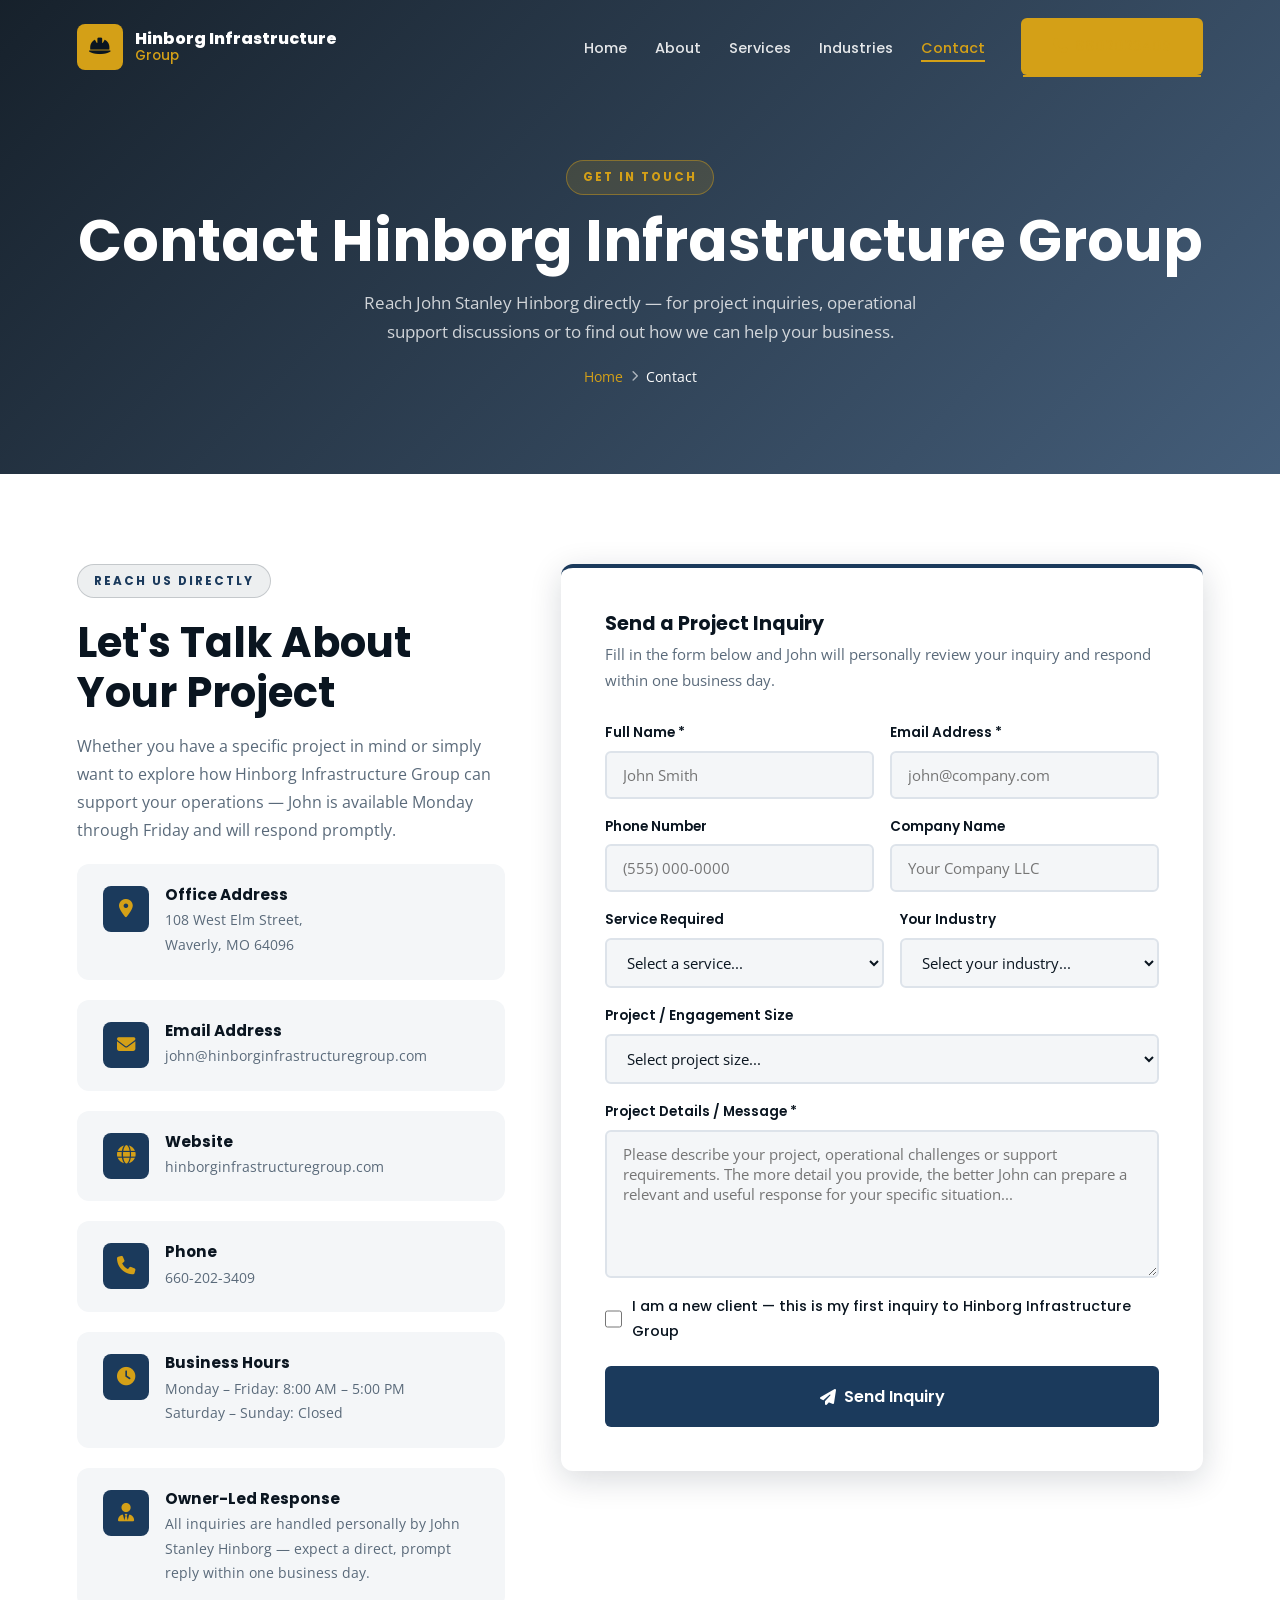
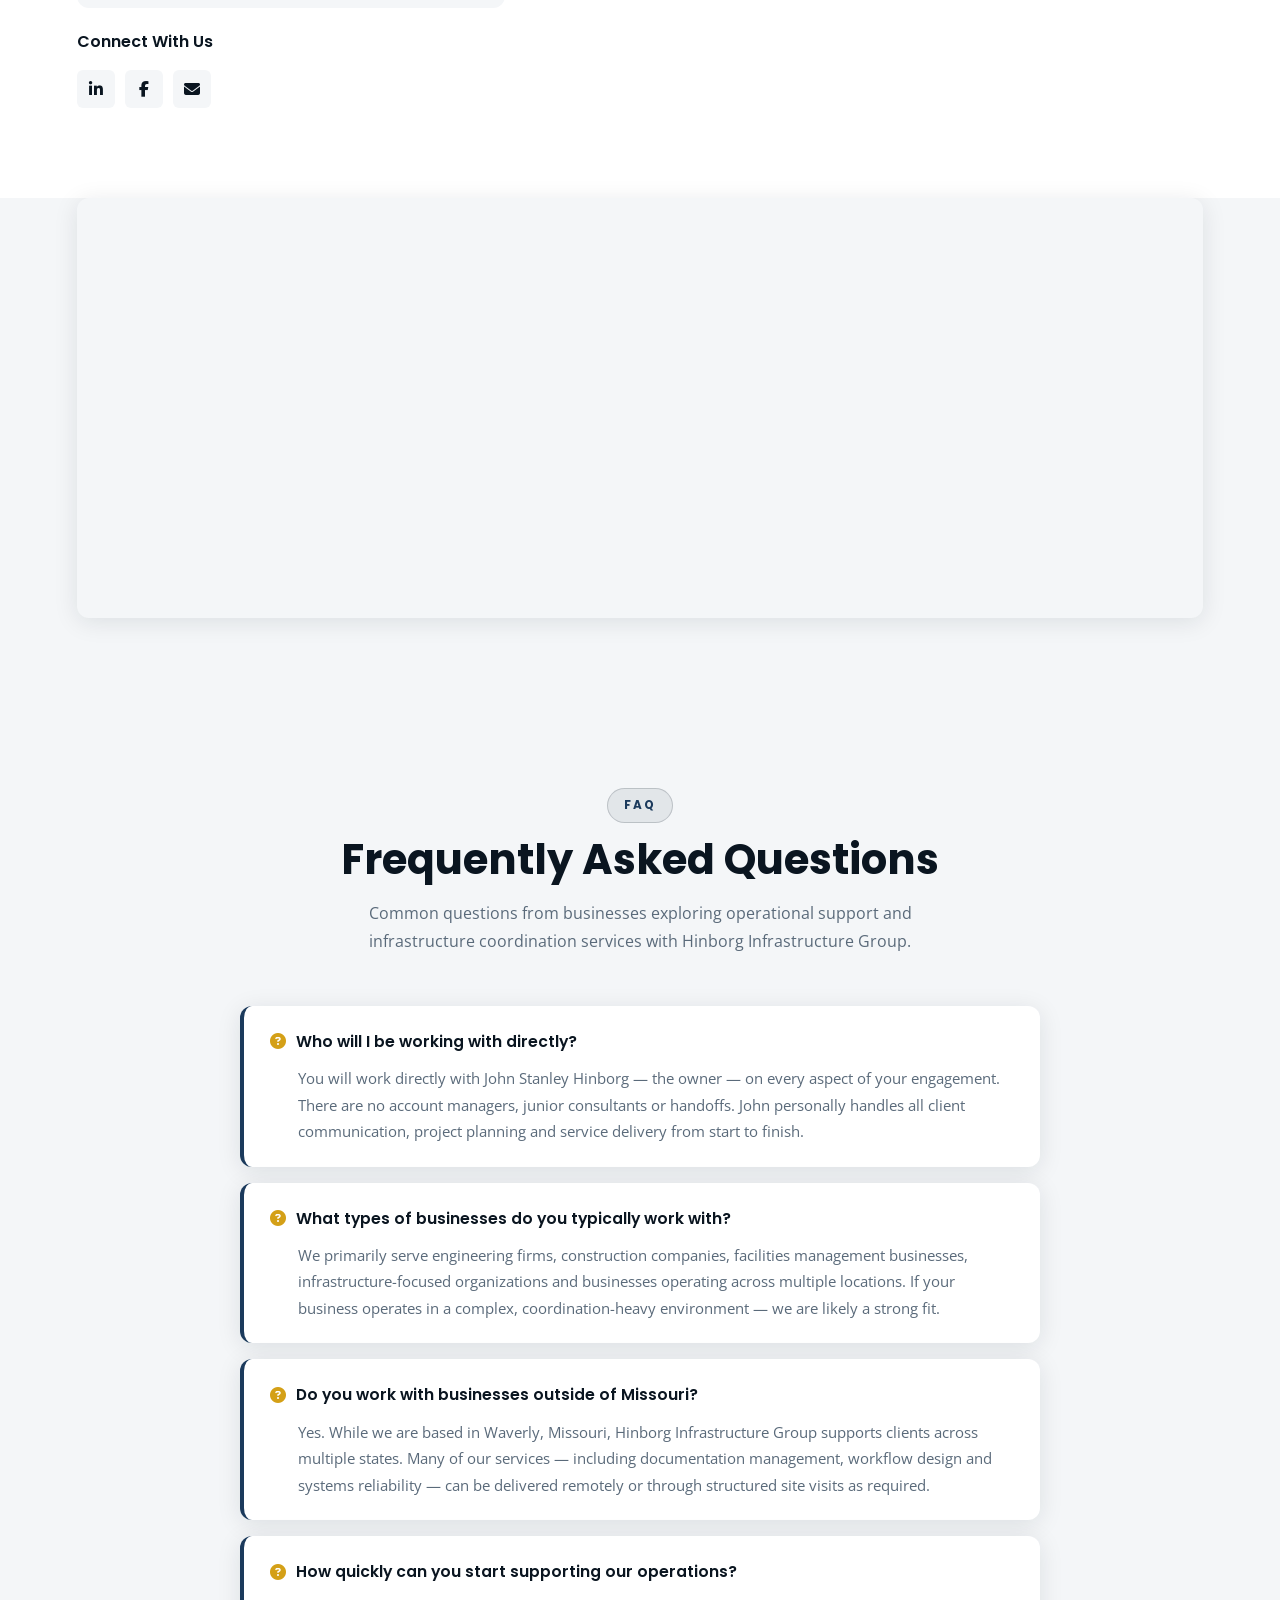
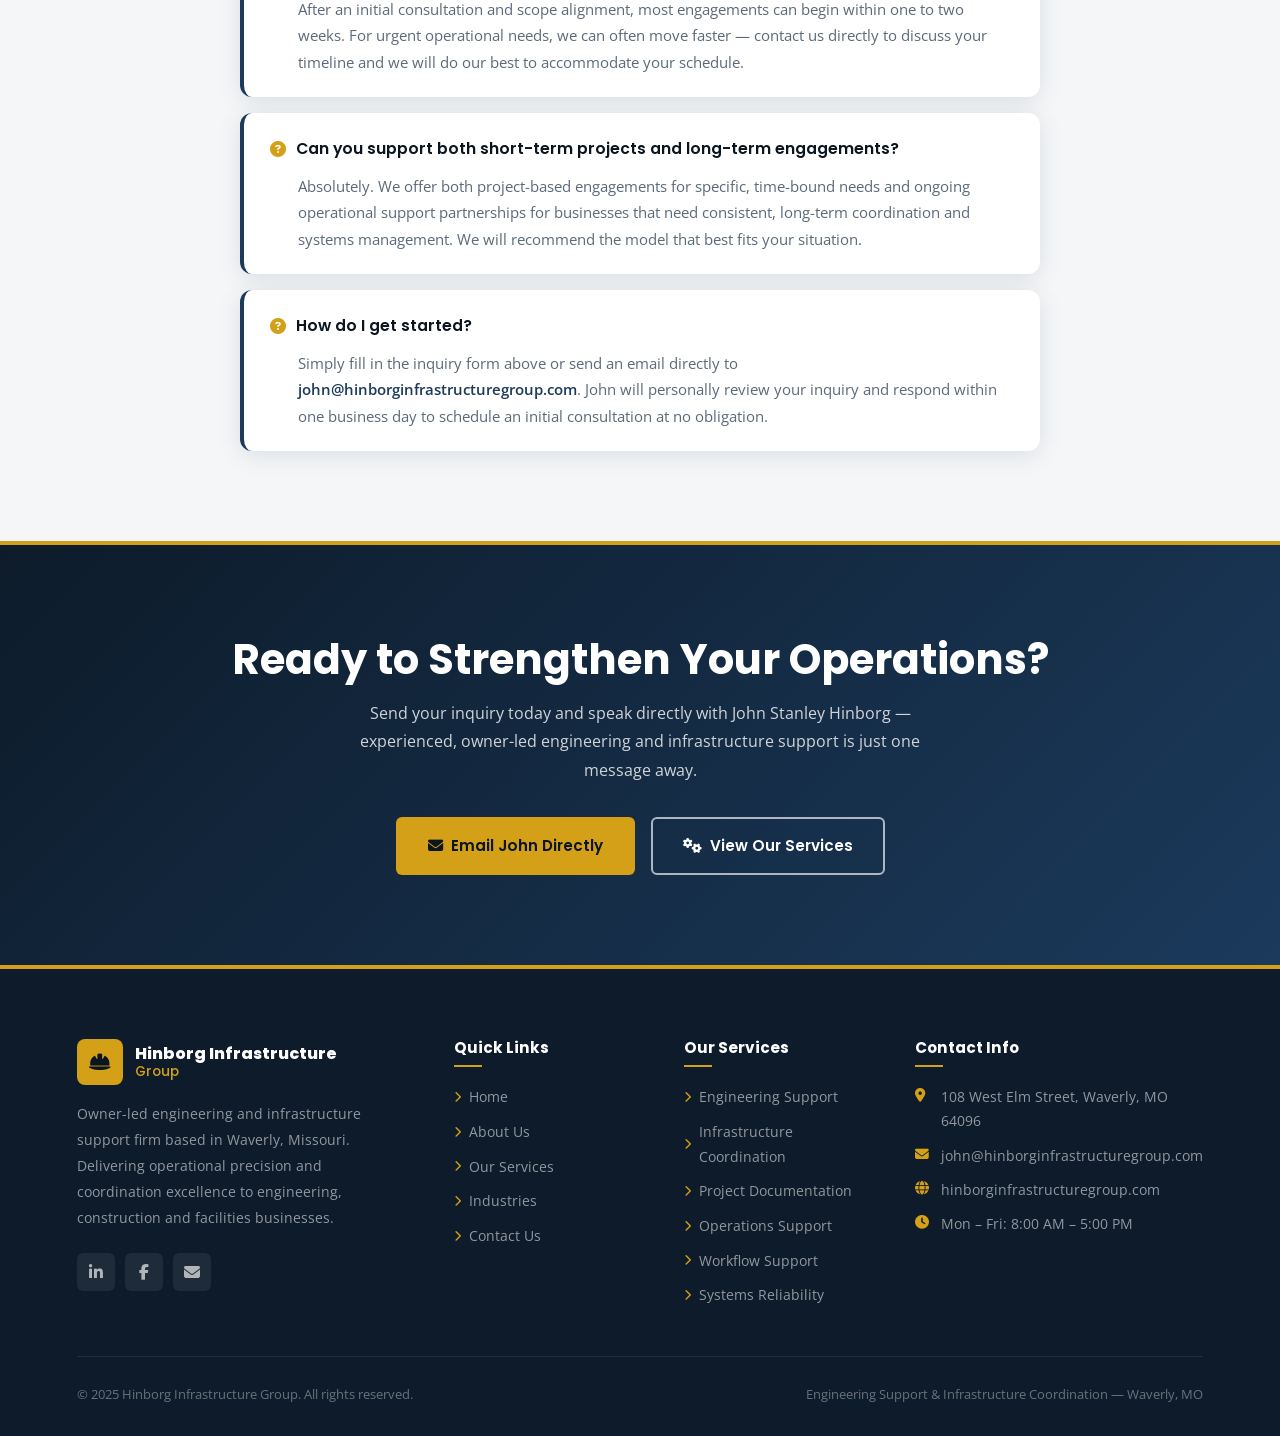
<file: contact.html>
<!doctype html>
<html lang="en">
  <head>
    <meta charset="UTF-8" />
    <meta name="viewport" content="width=device-width, initial-scale=1.0" />
    <meta
      name="description"
      content="Contact Hinborg Infrastructure Group – Reach John Stanley Hinborg for engineering support, infrastructure coordination and operations management in Waverly, Missouri."
    />
    <title>Contact Us | Hinborg Infrastructure Group</title>
    <link rel="icon" href="assets/images/favicon.ico" type="image/x-icon" />
    <link rel="preconnect" href="https://fonts.googleapis.com" />
    <link rel="preconnect" href="https://fonts.gstatic.com" crossorigin />
    <link
      href="https://fonts.googleapis.com/css2?family=Poppins:wght@400;500;600;700;800&family=Open+Sans:wght@400;500;600&display=swap"
      rel="stylesheet"
    />
    <link
      rel="stylesheet"
      href="https://cdnjs.cloudflare.com/ajax/libs/font-awesome/6.5.0/css/all.min.css"
    />
    <link rel="stylesheet" href="assets/css/style.css" />
  </head>
  <body>
    <!-- NAVBAR -->
    <nav class="navbar">
      <a href="index.html" class="nav-logo">
        <div class="logo-icon"><i class="fas fa-hard-hat"></i></div>
        <div class="logo-text">Hinborg Infrastructure <span>Group</span></div>
      </a>
      <ul class="nav-links">
        <li><a href="index.html">Home</a></li>
        <li><a href="about.html">About</a></li>
        <li><a href="services.html">Services</a></li>
        <li><a href="industries.html">Industries</a></li>
        <li><a href="contact.html" class="active">Contact</a></li>
        <li class="nav-cta">
          <a href="contact.html" class="btn btn-gold">
            <i class="fas fa-phone"></i>6602023409
          </a>
        </li>
      </ul>
      <div
        class="hamburger"
        aria-label="Toggle Menu"
        role="button"
        tabindex="0"
      >
        <span></span><span></span><span></span>
      </div>
    </nav>

    <!-- PAGE HERO -->
    <div class="page-hero contact-hero-bg">
      <div class="page-hero-content">
        <span class="section-tag">Get In Touch</span>
        <h1>Contact Hinborg Infrastructure Group</h1>
        <p>
          Reach John Stanley Hinborg directly — for project inquiries,
          operational support discussions or to find out how we can help your
          business.
        </p>
        <div class="breadcrumb">
          <a href="index.html">Home</a>
          <i class="fas fa-chevron-right" style="font-size: 0.7rem"></i>
          <span>Contact</span>
        </div>
      </div>
    </div>

    <!-- CONTACT SECTION -->
    <section class="contact-section">
      <div class="contact-grid">
        <!-- Left: Contact Info -->
        <div class="contact-info">
          <div>
            <span class="section-tag">Reach Us Directly</span>
            <h2 class="section-title" style="margin-top: 8px">
              Let's Talk About Your Project
            </h2>
            <p>
              Whether you have a specific project in mind or simply want to
              explore how Hinborg Infrastructure Group can support your
              operations — John is available Monday through Friday and will
              respond promptly.
            </p>
          </div>

          <div class="ci-card reveal">
            <div class="ci-icon"><i class="fas fa-map-marker-alt"></i></div>
            <div class="ci-text">
              <h4>Office Address</h4>
              <p>108 West Elm Street,<br />Waverly, MO 64096</p>
            </div>
          </div>

          <div class="ci-card reveal">
            <div class="ci-icon"><i class="fas fa-envelope"></i></div>
            <div class="ci-text">
              <h4>Email Address</h4>
              <p>
                <a
                  href="mailto:john@hinborginfrastructuregroup.com"
                  style="color: var(--gray)"
                  >john@hinborginfrastructuregroup.com</a
                >
              </p>
            </div>
          </div>

          <div class="ci-card reveal">
            <div class="ci-icon"><i class="fas fa-globe"></i></div>
            <div class="ci-text">
              <h4>Website</h4>
              <p>hinborginfrastructuregroup.com</p>
            </div>
          </div>
          <div class="ci-card reveal">
            <div class="ci-icon"><i class="fas fa-phone"></i></div>
            <div class="ci-text">
              <h4>Phone</h4>
              <p>660-202-3409</p>
            </div>
          </div>

          <div class="ci-card reveal">
            <div class="ci-icon"><i class="fas fa-clock"></i></div>
            <div class="ci-text">
              <h4>Business Hours</h4>
              <p>
                Monday – Friday: 8:00 AM – 5:00 PM<br />Saturday – Sunday:
                Closed
              </p>
            </div>
          </div>

          <div class="ci-card reveal">
            <div class="ci-icon"><i class="fas fa-user-tie"></i></div>
            <div class="ci-text">
              <h4>Owner-Led Response</h4>
              <p>
                All inquiries are handled personally by John Stanley Hinborg —
                expect a direct, prompt reply within one business day.
              </p>
            </div>
          </div>

          <div>
            <p
              style="
                font-family: var(--font-head);
                font-weight: 600;
                color: var(--dark);
                margin-bottom: 14px;
              "
            >
              Connect With Us
            </p>
            <div class="social-links">
              <a
                href="#"
                aria-label="LinkedIn"
                style="background: var(--light-gray); color: var(--dark)"
                ><i class="fab fa-linkedin-in"></i
              ></a>
              <a
                href="#"
                aria-label="Facebook"
                style="background: var(--light-gray); color: var(--dark)"
                ><i class="fab fa-facebook-f"></i
              ></a>
              <a
                href="mailto:john@hinborginfrastructuregroup.com"
                aria-label="Email"
                style="background: var(--light-gray); color: var(--dark)"
                ><i class="fas fa-envelope"></i
              ></a>
            </div>
          </div>
        </div>

        <!-- Right: Inquiry Form -->
        <div class="contact-form-wrap reveal">
          <h3>Send a Project Inquiry</h3>
          <p>
            Fill in the form below and John will personally review your inquiry
            and respond within one business day.
          </p>

          <form
            action="https://formsubmit.co/john@hinborginfrastructuregroup.com"
            method="POST"
          >
            <!-- FormSubmit.co Configuration -->
            <input
              type="hidden"
              name="_subject"
              value="New Project Inquiry – Hinborg Infrastructure Group"
            />
            <input type="hidden" name="_captcha" value="false" />
            <input type="hidden" name="_template" value="table" />
            <input
              type="hidden"
              name="_autoresponse"
              value="Thank you for contacting Hinborg Infrastructure Group. John has received your inquiry and will personally respond within one business day."
            />
            <input
              type="hidden"
              name="_next"
              value="https://hinborginfrastructuregroup.com/thankyou.html"
            />
            <input
              type="text"
              name="_honey"
              style="display: none"
              tabindex="-1"
              autocomplete="off"
            />

            <div class="form-row">
              <div class="form-group">
                <label for="name">Full Name *</label>
                <input
                  type="text"
                  id="name"
                  name="name"
                  placeholder="John Smith"
                  required
                />
              </div>
              <div class="form-group">
                <label for="email">Email Address *</label>
                <input
                  type="email"
                  id="email"
                  name="email"
                  placeholder="john@company.com"
                  required
                />
              </div>
            </div>

            <div class="form-row">
              <div class="form-group">
                <label for="phone">Phone Number</label>
                <input
                  type="tel"
                  id="phone"
                  name="phone"
                  placeholder="(555) 000-0000"
                />
              </div>
              <div class="form-group">
                <label for="company">Company Name</label>
                <input
                  type="text"
                  id="company"
                  name="company"
                  placeholder="Your Company LLC"
                />
              </div>
            </div>

            <div class="form-row">
              <div class="form-group">
                <label for="service">Service Required</label>
                <select id="service" name="service">
                  <option value="" disabled selected>
                    Select a service...
                  </option>
                  <option value="Engineering Support">
                    Engineering Support
                  </option>
                  <option value="Infrastructure Coordination">
                    Infrastructure Coordination
                  </option>
                  <option value="Project Documentation">
                    Project Documentation
                  </option>
                  <option value="Operations Support">Operations Support</option>
                  <option value="Field & Office Workflow Support">
                    Field & Office Workflow Support
                  </option>
                  <option value="Business Systems Reliability">
                    Business Systems Reliability
                  </option>
                  <option value="Multiple Services">Multiple Services</option>
                  <option value="Not Sure / General Inquiry">
                    Not Sure / General Inquiry
                  </option>
                </select>
              </div>
              <div class="form-group">
                <label for="industry">Your Industry</label>
                <select id="industry" name="industry">
                  <option value="" disabled selected>
                    Select your industry...
                  </option>
                  <option value="Engineering">Engineering</option>
                  <option value="Construction Operations">
                    Construction Operations
                  </option>
                  <option value="Facilities & Logistics">
                    Facilities & Logistics
                  </option>
                  <option value="Infrastructure">Infrastructure</option>
                  <option value="Multi-Location Operations">
                    Multi-Location Operations
                  </option>
                  <option value="Other">Other</option>
                </select>
              </div>
            </div>

            <div class="form-group">
              <label for="project_size">Project / Engagement Size</label>
              <select id="project_size" name="project_size">
                <option value="" disabled selected>
                  Select project size...
                </option>
                <option value="Small – Single project or short-term support">
                  Small – Single project or short-term support
                </option>
                <option value="Medium – Multi-phase or ongoing support">
                  Medium – Multi-phase or ongoing support
                </option>
                <option value="Large – Long-term operational partnership">
                  Large – Long-term operational partnership
                </option>
                <option value="Not sure yet">Not sure yet</option>
              </select>
            </div>

            <div class="form-group">
              <label for="message">Project Details / Message *</label>
              <textarea
                id="message"
                name="message"
                rows="6"
                placeholder="Please describe your project, operational challenges or support requirements. The more detail you provide, the better John can prepare a relevant and useful response for your specific situation..."
                required
              ></textarea>
            </div>

            <div
              class="form-group"
              style="flex-direction: row; align-items: center; gap: 10px"
            >
              <input
                type="checkbox"
                id="new_client"
                name="new_client"
                value="Yes"
                style="
                  width: 18px;
                  height: 18px;
                  accent-color: var(--navy-mid);
                  cursor: pointer;
                  border: none;
                  padding: 0;
                "
              />
              <label
                for="new_client"
                style="
                  font-size: 0.9rem;
                  font-weight: 500;
                  cursor: pointer;
                  margin: 0;
                "
                >I am a new client — this is my first inquiry to Hinborg
                Infrastructure Group</label
              >
            </div>

            <button
              type="submit"
              class="btn btn-navy"
              style="
                width: 100%;
                justify-content: center;
                font-size: 1rem;
                padding: 16px;
                margin-top: 6px;
              "
            >
              <i class="fas fa-paper-plane"></i> Send Inquiry
            </button>
          </form>
        </div>
      </div>
    </section>

    <!-- GOOGLE MAP -->
    <section class="map-section">
      <div class="map-wrap reveal">
        <iframe
          src="https://www.google.com/maps/embed?pb=!1m18!1m12!1m3!1d3!2d-93.5183!3d39.2106!2m3!1f0!2f0!3f0!3m2!1i1024!2i768!4f13.1!3m3!1m2!1s0x87c3e1234abcd%3A0xabcd1234567890!2s108%20W%20Elm%20St%2C%20Waverly%2C%20MO%2064096!5e0!3m2!1sen!2sus!4v1234567890"
          allowfullscreen=""
          loading="lazy"
          referrerpolicy="no-referrer-when-downgrade"
          title="Hinborg Infrastructure Group – 108 West Elm Street, Waverly MO 64096"
        >
        </iframe>
      </div>
    </section>

    <!-- FAQ -->
    <section style="background: var(--light-gray); padding: 90px 6%">
      <div class="text-center">
        <span class="section-tag reveal">FAQ</span>
        <h2 class="section-title reveal">Frequently Asked Questions</h2>
        <p class="section-sub reveal">
          Common questions from businesses exploring operational support and
          infrastructure coordination services with Hinborg Infrastructure
          Group.
        </p>
      </div>
      <div
        style="
          max-width: 800px;
          margin: 0 auto;
          display: flex;
          flex-direction: column;
          gap: 16px;
        "
      >
        <div class="faq-item reveal">
          <div class="faq-q">
            <i class="fas fa-question-circle"></i> Who will I be working with
            directly?
          </div>
          <div class="faq-a">
            You will work directly with John Stanley Hinborg — the owner — on
            every aspect of your engagement. There are no account managers,
            junior consultants or handoffs. John personally handles all client
            communication, project planning and service delivery from start to
            finish.
          </div>
        </div>

        <div class="faq-item reveal">
          <div class="faq-q">
            <i class="fas fa-question-circle"></i> What types of businesses do
            you typically work with?
          </div>
          <div class="faq-a">
            We primarily serve engineering firms, construction companies,
            facilities management businesses, infrastructure-focused
            organizations and businesses operating across multiple locations. If
            your business operates in a complex, coordination-heavy environment
            — we are likely a strong fit.
          </div>
        </div>

        <div class="faq-item reveal">
          <div class="faq-q">
            <i class="fas fa-question-circle"></i> Do you work with businesses
            outside of Missouri?
          </div>
          <div class="faq-a">
            Yes. While we are based in Waverly, Missouri, Hinborg Infrastructure
            Group supports clients across multiple states. Many of our services
            — including documentation management, workflow design and systems
            reliability — can be delivered remotely or through structured site
            visits as required.
          </div>
        </div>

        <div class="faq-item reveal">
          <div class="faq-q">
            <i class="fas fa-question-circle"></i> How quickly can you start
            supporting our operations?
          </div>
          <div class="faq-a">
            After an initial consultation and scope alignment, most engagements
            can begin within one to two weeks. For urgent operational needs, we
            can often move faster — contact us directly to discuss your timeline
            and we will do our best to accommodate your schedule.
          </div>
        </div>

        <div class="faq-item reveal">
          <div class="faq-q">
            <i class="fas fa-question-circle"></i> Can you support both
            short-term projects and long-term engagements?
          </div>
          <div class="faq-a">
            Absolutely. We offer both project-based engagements for specific,
            time-bound needs and ongoing operational support partnerships for
            businesses that need consistent, long-term coordination and systems
            management. We will recommend the model that best fits your
            situation.
          </div>
        </div>

        <div class="faq-item reveal">
          <div class="faq-q">
            <i class="fas fa-question-circle"></i> How do I get started?
          </div>
          <div class="faq-a">
            Simply fill in the inquiry form above or send an email directly to
            <a
              href="mailto:john@hinborginfrastructuregroup.com"
              style="color: var(--navy-mid); font-weight: 600"
              >john@hinborginfrastructuregroup.com</a
            >. John will personally review your inquiry and respond within one
            business day to schedule an initial consultation at no obligation.
          </div>
        </div>
      </div>
    </section>

    <!-- CTA BANNER -->
    <section class="cta-banner">
      <h2 class="reveal">Ready to Strengthen Your Operations?</h2>
      <p class="reveal">
        Send your inquiry today and speak directly with John Stanley Hinborg —
        experienced, owner-led engineering and infrastructure support is just
        one message away.
      </p>
      <div class="cta-btns reveal">
        <a
          href="mailto:john@hinborginfrastructuregroup.com"
          class="btn btn-gold"
          ><i class="fas fa-envelope"></i> Email John Directly</a
        >
        <a href="services.html" class="btn btn-outline"
          ><i class="fas fa-cogs"></i> View Our Services</a
        >
      </div>
    </section>

    <!-- FOOTER -->
    <footer>
      <div class="footer-grid">
        <div class="footer-brand">
          <div class="nav-logo" style="margin-bottom: 0">
            <div class="logo-icon"><i class="fas fa-hard-hat"></i></div>
            <div class="logo-text">
              Hinborg Infrastructure <span>Group</span>
            </div>
          </div>
          <p>
            Owner-led engineering and infrastructure support firm based in
            Waverly, Missouri. Delivering operational precision and coordination
            excellence to engineering, construction and facilities businesses.
          </p>
          <div class="social-links">
            <a href="#" aria-label="LinkedIn"
              ><i class="fab fa-linkedin-in"></i
            ></a>
            <a href="#" aria-label="Facebook"
              ><i class="fab fa-facebook-f"></i
            ></a>
            <a
              href="mailto:john@hinborginfrastructuregroup.com"
              aria-label="Email"
              ><i class="fas fa-envelope"></i
            ></a>
          </div>
        </div>
        <div class="footer-col">
          <h4>Quick Links</h4>
          <ul>
            <li>
              <a href="index.html"><i class="fas fa-chevron-right"></i> Home</a>
            </li>
            <li>
              <a href="about.html"
                ><i class="fas fa-chevron-right"></i> About Us</a
              >
            </li>
            <li>
              <a href="services.html"
                ><i class="fas fa-chevron-right"></i> Our Services</a
              >
            </li>
            <li>
              <a href="industries.html"
                ><i class="fas fa-chevron-right"></i> Industries</a
              >
            </li>
            <li>
              <a href="contact.html"
                ><i class="fas fa-chevron-right"></i> Contact Us</a
              >
            </li>
          </ul>
        </div>
        <div class="footer-col">
          <h4>Our Services</h4>
          <ul>
            <li>
              <a href="services.html"
                ><i class="fas fa-chevron-right"></i> Engineering Support</a
              >
            </li>
            <li>
              <a href="services.html"
                ><i class="fas fa-chevron-right"></i> Infrastructure
                Coordination</a
              >
            </li>
            <li>
              <a href="services.html"
                ><i class="fas fa-chevron-right"></i> Project Documentation</a
              >
            </li>
            <li>
              <a href="services.html"
                ><i class="fas fa-chevron-right"></i> Operations Support</a
              >
            </li>
            <li>
              <a href="services.html"
                ><i class="fas fa-chevron-right"></i> Workflow Support</a
              >
            </li>
            <li>
              <a href="services.html"
                ><i class="fas fa-chevron-right"></i> Systems Reliability</a
              >
            </li>
          </ul>
        </div>
        <div class="footer-col">
          <h4>Contact Info</h4>
          <ul class="footer-contact-list">
            <li>
              <i class="fas fa-map-marker-alt"></i> 108 West Elm Street,
              Waverly, MO 64096
            </li>
            <li>
              <i class="fas fa-envelope"></i
              ><a
                href="mailto:john@hinborginfrastructuregroup.com"
                style="color: rgba(255, 255, 255, 0.55)"
              >
                john@hinborginfrastructuregroup.com</a
              >
            </li>
            <li><i class="fas fa-globe"></i> hinborginfrastructuregroup.com</li>
            <li><i class="fas fa-clock"></i> Mon – Fri: 8:00 AM – 5:00 PM</li>
          </ul>
        </div>
      </div>
      <div class="footer-bottom">
        <p>© 2025 Hinborg Infrastructure Group. All rights reserved.</p>
        <p>Engineering Support & Infrastructure Coordination — Waverly, MO</p>
      </div>
    </footer>

    <button id="backToTop" aria-label="Back to top">
      <i class="fas fa-chevron-up"></i>
    </button>
    <script src="assets/js/main.js"></script>

    <!-- FAQ STYLES -->
    <style>
      .faq-item {
        background: var(--white);
        border-radius: var(--radius);
        padding: 22px 26px;
        box-shadow: var(--shadow);
        border-left: 4px solid var(--navy-mid);
      }
      .faq-q {
        font-family: var(--font-head);
        font-weight: 600;
        font-size: 0.98rem;
        color: var(--dark);
        margin-bottom: 10px;
        display: flex;
        align-items: center;
        gap: 10px;
      }
      .faq-q i {
        color: var(--gold);
        font-size: 1rem;
      }
      .faq-a {
        font-size: 0.92rem;
        color: var(--gray);
        line-height: 1.8;
        padding-left: 28px;
      }
    </style>
  </body>
</html>
</file>
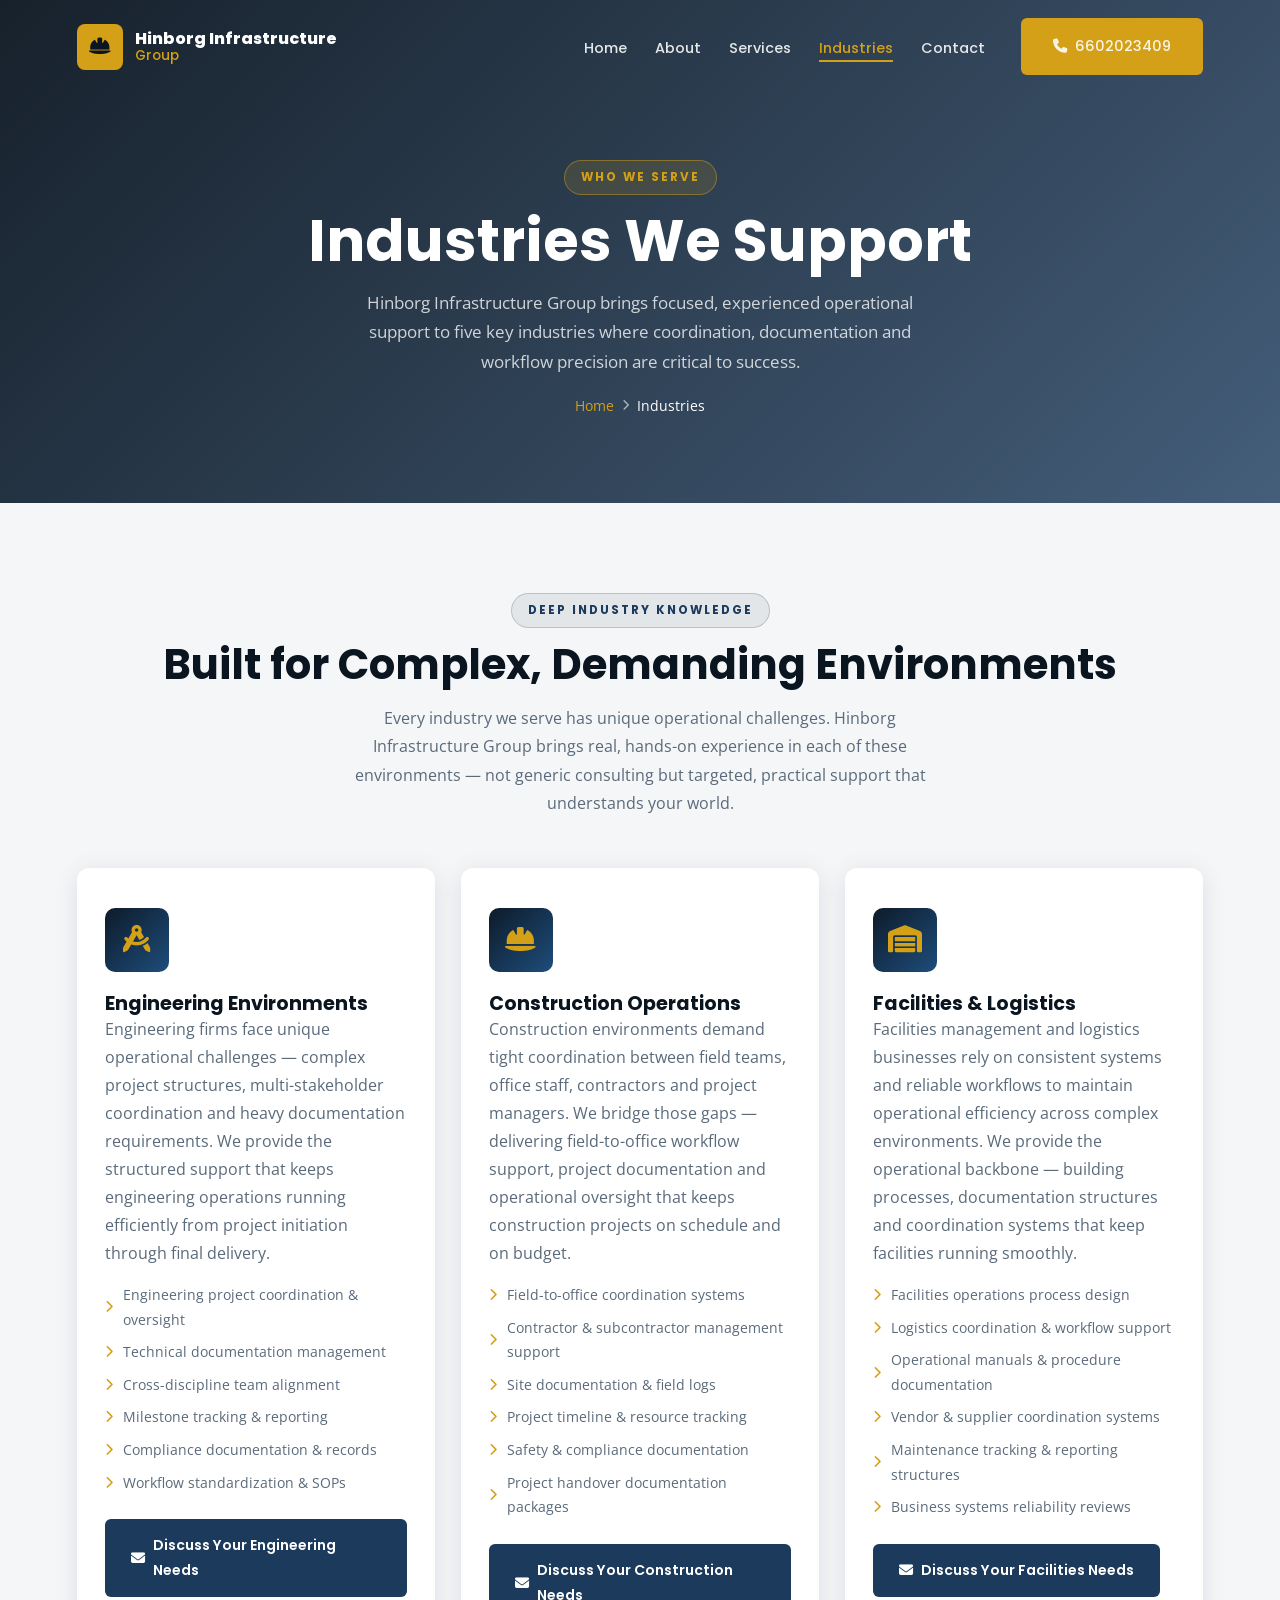
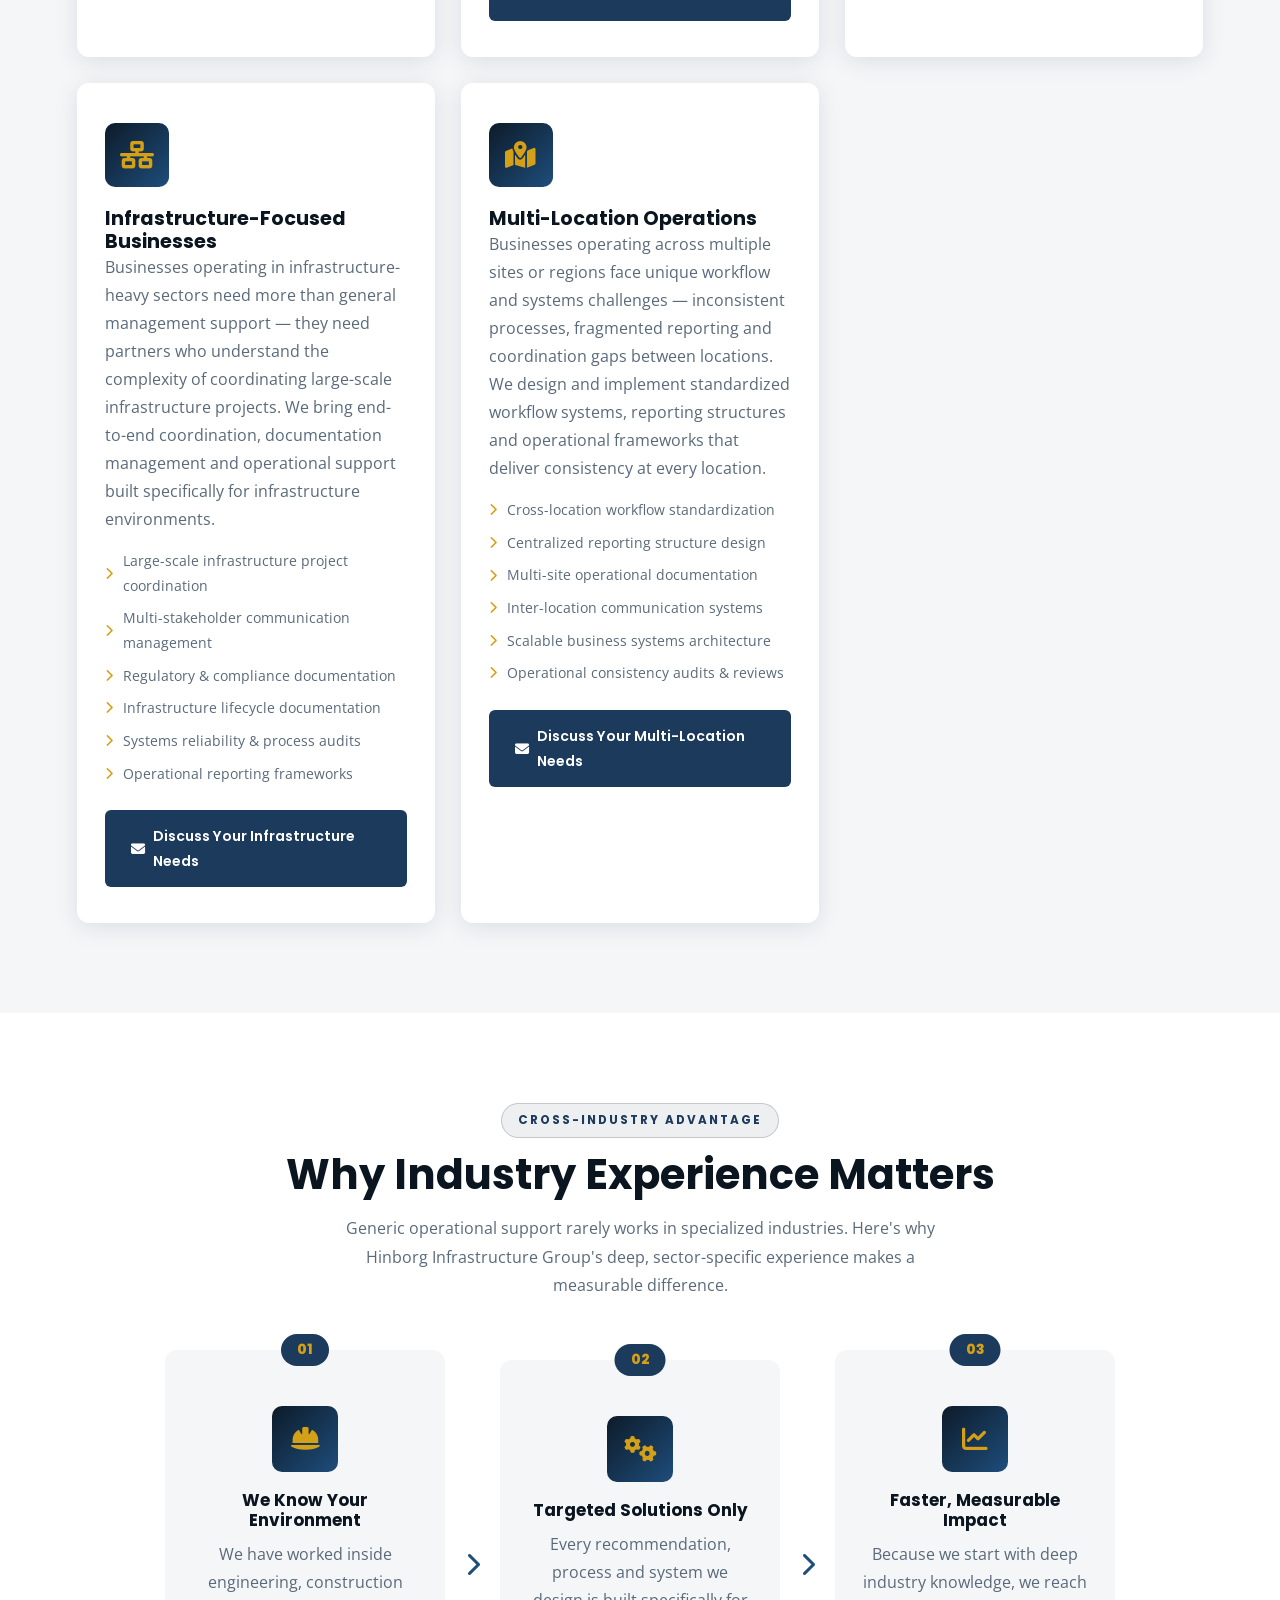
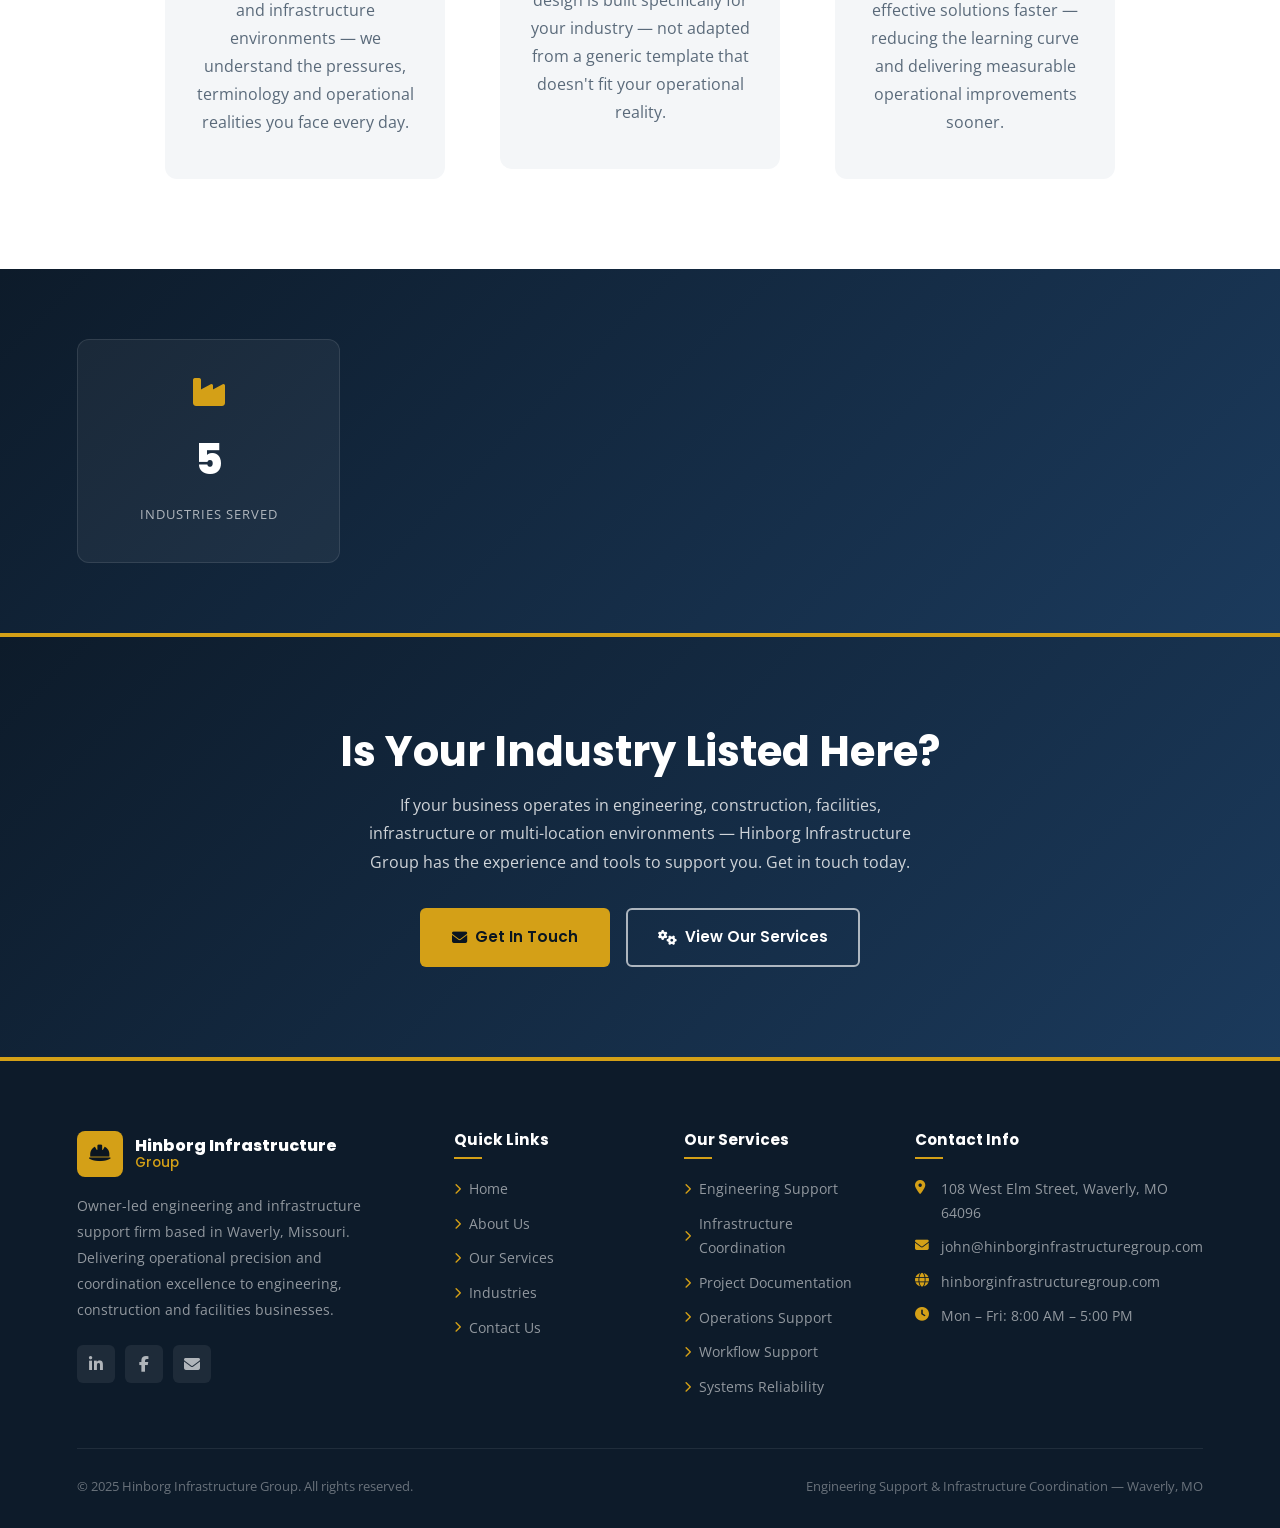
<file: industries.html>
<!doctype html>
<html lang="en">
  <head>
    <meta charset="UTF-8" />
    <meta name="viewport" content="width=device-width, initial-scale=1.0" />
    <meta
      name="description"
      content="Industries served by Hinborg Infrastructure Group – Engineering environments, construction operations, facilities and logistics, infrastructure businesses and multi-location operations in Waverly, MO."
    />
    <title>Industries We Serve | Hinborg Infrastructure Group</title>
    <link rel="icon" href="assets/images/favicon.ico" type="image/x-icon" />
    <link rel="preconnect" href="https://fonts.googleapis.com" />
    <link rel="preconnect" href="https://fonts.gstatic.com" crossorigin />
    <link
      href="https://fonts.googleapis.com/css2?family=Poppins:wght@400;500;600;700;800&family=Open+Sans:wght@400;500;600&display=swap"
      rel="stylesheet"
    />
    <link
      rel="stylesheet"
      href="https://cdnjs.cloudflare.com/ajax/libs/font-awesome/6.5.0/css/all.min.css"
    />
    <link rel="stylesheet" href="assets/css/style.css" />
  </head>
  <body>
    <!-- NAVBAR -->
    <nav class="navbar">
      <a href="index.html" class="nav-logo">
        <div class="logo-icon"><i class="fas fa-hard-hat"></i></div>
        <div class="logo-text">Hinborg Infrastructure <span>Group</span></div>
      </a>
      <ul class="nav-links">
        <li><a href="index.html">Home</a></li>
        <li><a href="about.html">About</a></li>
        <li><a href="services.html">Services</a></li>
        <li><a href="industries.html" class="active">Industries</a></li>
        <li><a href="contact.html">Contact</a></li>
        <li class="nav-cta">
          <a href="contact.html" class="btn btn-gold">
            <i class="fas fa-phone"></i>6602023409
          </a>
        </li>
      </ul>
      <div
        class="hamburger"
        aria-label="Toggle Menu"
        role="button"
        tabindex="0"
      >
        <span></span><span></span><span></span>
      </div>
    </nav>

    <!-- PAGE HERO -->
    <div class="page-hero industries-hero-bg">
      <div class="page-hero-content">
        <span class="section-tag">Who We Serve</span>
        <h1>Industries We Support</h1>
        <p>
          Hinborg Infrastructure Group brings focused, experienced operational
          support to five key industries where coordination, documentation and
          workflow precision are critical to success.
        </p>
        <div class="breadcrumb">
          <a href="index.html">Home</a>
          <i class="fas fa-chevron-right" style="font-size: 0.7rem"></i>
          <span>Industries</span>
        </div>
      </div>
    </div>

    <!-- INDUSTRIES INTRO -->
    <section style="background: var(--light-gray); padding: 90px 6%">
      <div class="text-center">
        <span class="section-tag reveal">Deep Industry Knowledge</span>
        <h2 class="section-title reveal">
          Built for Complex, Demanding Environments
        </h2>
        <p class="section-sub reveal">
          Every industry we serve has unique operational challenges. Hinborg
          Infrastructure Group brings real, hands-on experience in each of these
          environments — not generic consulting but targeted, practical support
          that understands your world.
        </p>
      </div>

      <div class="industries-full-grid">
        <!-- Industry 1 -->
        <div class="industry-full-card reveal">
          <div class="ifc-icon"><i class="fas fa-drafting-compass"></i></div>
          <h3>Engineering Environments</h3>
          <p>
            Engineering firms face unique operational challenges — complex
            project structures, multi-stakeholder coordination and heavy
            documentation requirements. We provide the structured support that
            keeps engineering operations running efficiently from project
            initiation through final delivery.
          </p>
          <ul class="ifc-features">
            <li>
              <i class="fas fa-chevron-right"></i> Engineering project
              coordination & oversight
            </li>
            <li>
              <i class="fas fa-chevron-right"></i> Technical documentation
              management
            </li>
            <li>
              <i class="fas fa-chevron-right"></i> Cross-discipline team
              alignment
            </li>
            <li>
              <i class="fas fa-chevron-right"></i> Milestone tracking &
              reporting
            </li>
            <li>
              <i class="fas fa-chevron-right"></i> Compliance documentation &
              records
            </li>
            <li>
              <i class="fas fa-chevron-right"></i> Workflow standardization &
              SOPs
            </li>
          </ul>
          <a
            href="contact.html"
            class="btn btn-navy"
            style="margin-top: 24px; padding: 12px 24px; font-size: 0.88rem"
          >
            <i class="fas fa-envelope"></i> Discuss Your Engineering Needs
          </a>
        </div>

        <!-- Industry 2 -->
        <div class="industry-full-card reveal">
          <div class="ifc-icon"><i class="fas fa-hard-hat"></i></div>
          <h3>Construction Operations</h3>
          <p>
            Construction environments demand tight coordination between field
            teams, office staff, contractors and project managers. We bridge
            those gaps — delivering field-to-office workflow support, project
            documentation and operational oversight that keeps construction
            projects on schedule and on budget.
          </p>
          <ul class="ifc-features">
            <li>
              <i class="fas fa-chevron-right"></i> Field-to-office coordination
              systems
            </li>
            <li>
              <i class="fas fa-chevron-right"></i> Contractor & subcontractor
              management support
            </li>
            <li>
              <i class="fas fa-chevron-right"></i> Site documentation & field
              logs
            </li>
            <li>
              <i class="fas fa-chevron-right"></i> Project timeline & resource
              tracking
            </li>
            <li>
              <i class="fas fa-chevron-right"></i> Safety & compliance
              documentation
            </li>
            <li>
              <i class="fas fa-chevron-right"></i> Project handover
              documentation packages
            </li>
          </ul>
          <a
            href="contact.html"
            class="btn btn-navy"
            style="margin-top: 24px; padding: 12px 24px; font-size: 0.88rem"
          >
            <i class="fas fa-envelope"></i> Discuss Your Construction Needs
          </a>
        </div>

        <!-- Industry 3 -->
        <div class="industry-full-card reveal">
          <div class="ifc-icon"><i class="fas fa-warehouse"></i></div>
          <h3>Facilities & Logistics</h3>
          <p>
            Facilities management and logistics businesses rely on consistent
            systems and reliable workflows to maintain operational efficiency
            across complex environments. We provide the operational backbone —
            building processes, documentation structures and coordination
            systems that keep facilities running smoothly.
          </p>
          <ul class="ifc-features">
            <li>
              <i class="fas fa-chevron-right"></i> Facilities operations process
              design
            </li>
            <li>
              <i class="fas fa-chevron-right"></i> Logistics coordination &
              workflow support
            </li>
            <li>
              <i class="fas fa-chevron-right"></i> Operational manuals &
              procedure documentation
            </li>
            <li>
              <i class="fas fa-chevron-right"></i> Vendor & supplier
              coordination systems
            </li>
            <li>
              <i class="fas fa-chevron-right"></i> Maintenance tracking &
              reporting structures
            </li>
            <li>
              <i class="fas fa-chevron-right"></i> Business systems reliability
              reviews
            </li>
          </ul>
          <a
            href="contact.html"
            class="btn btn-navy"
            style="margin-top: 24px; padding: 12px 24px; font-size: 0.88rem"
          >
            <i class="fas fa-envelope"></i> Discuss Your Facilities Needs
          </a>
        </div>

        <!-- Industry 4 -->
        <div class="industry-full-card reveal">
          <div class="ifc-icon"><i class="fas fa-network-wired"></i></div>
          <h3>Infrastructure-Focused Businesses</h3>
          <p>
            Businesses operating in infrastructure-heavy sectors need more than
            general management support — they need partners who understand the
            complexity of coordinating large-scale infrastructure projects. We
            bring end-to-end coordination, documentation management and
            operational support built specifically for infrastructure
            environments.
          </p>
          <ul class="ifc-features">
            <li>
              <i class="fas fa-chevron-right"></i> Large-scale infrastructure
              project coordination
            </li>
            <li>
              <i class="fas fa-chevron-right"></i> Multi-stakeholder
              communication management
            </li>
            <li>
              <i class="fas fa-chevron-right"></i> Regulatory & compliance
              documentation
            </li>
            <li>
              <i class="fas fa-chevron-right"></i> Infrastructure lifecycle
              documentation
            </li>
            <li>
              <i class="fas fa-chevron-right"></i> Systems reliability & process
              audits
            </li>
            <li>
              <i class="fas fa-chevron-right"></i> Operational reporting
              frameworks
            </li>
          </ul>
          <a
            href="contact.html"
            class="btn btn-navy"
            style="margin-top: 24px; padding: 12px 24px; font-size: 0.88rem"
          >
            <i class="fas fa-envelope"></i> Discuss Your Infrastructure Needs
          </a>
        </div>

        <!-- Industry 5 -->
        <div class="industry-full-card reveal">
          <div class="ifc-icon"><i class="fas fa-map-marked-alt"></i></div>
          <h3>Multi-Location Operations</h3>
          <p>
            Businesses operating across multiple sites or regions face unique
            workflow and systems challenges — inconsistent processes, fragmented
            reporting and coordination gaps between locations. We design and
            implement standardized workflow systems, reporting structures and
            operational frameworks that deliver consistency at every location.
          </p>
          <ul class="ifc-features">
            <li>
              <i class="fas fa-chevron-right"></i> Cross-location workflow
              standardization
            </li>
            <li>
              <i class="fas fa-chevron-right"></i> Centralized reporting
              structure design
            </li>
            <li>
              <i class="fas fa-chevron-right"></i> Multi-site operational
              documentation
            </li>
            <li>
              <i class="fas fa-chevron-right"></i> Inter-location communication
              systems
            </li>
            <li>
              <i class="fas fa-chevron-right"></i> Scalable business systems
              architecture
            </li>
            <li>
              <i class="fas fa-chevron-right"></i> Operational consistency
              audits & reviews
            </li>
          </ul>
          <a
            href="contact.html"
            class="btn btn-navy"
            style="margin-top: 24px; padding: 12px 24px; font-size: 0.88rem"
          >
            <i class="fas fa-envelope"></i> Discuss Your Multi-Location Needs
          </a>
        </div>
      </div>
    </section>

    <!-- WHY HINBORG FOR YOUR INDUSTRY -->
    <section class="process-section" style="background: var(--white)">
      <div class="text-center">
        <span class="section-tag reveal">Cross-Industry Advantage</span>
        <h2 class="section-title reveal">Why Industry Experience Matters</h2>
        <p class="section-sub reveal">
          Generic operational support rarely works in specialized industries.
          Here's why Hinborg Infrastructure Group's deep, sector-specific
          experience makes a measurable difference.
        </p>
      </div>
      <div class="process-grid">
        <div class="process-card reveal">
          <div class="process-num">01</div>
          <div class="process-icon"><i class="fas fa-hard-hat"></i></div>
          <h3>We Know Your Environment</h3>
          <p>
            We have worked inside engineering, construction and infrastructure
            environments — we understand the pressures, terminology and
            operational realities you face every day.
          </p>
        </div>
        <div class="process-arrow reveal">
          <i class="fas fa-chevron-right"></i>
        </div>
        <div class="process-card reveal">
          <div class="process-num">02</div>
          <div class="process-icon"><i class="fas fa-cogs"></i></div>
          <h3>Targeted Solutions Only</h3>
          <p>
            Every recommendation, process and system we design is built
            specifically for your industry — not adapted from a generic template
            that doesn't fit your operational reality.
          </p>
        </div>
        <div class="process-arrow reveal">
          <i class="fas fa-chevron-right"></i>
        </div>
        <div class="process-card reveal">
          <div class="process-num">03</div>
          <div class="process-icon"><i class="fas fa-chart-line"></i></div>
          <h3>Faster, Measurable Impact</h3>
          <p>
            Because we start with deep industry knowledge, we reach effective
            solutions faster — reducing the learning curve and delivering
            measurable operational improvements sooner.
          </p>
        </div>
      </div>
    </section>

    <!-- STATS STRIP -->
    <section class="stats-strip">
      <div class="stats-grid">
        <div class="stat-box reveal">
          <i class="fas fa-industry"></i>
          <strong data-target="5" data-suffix="">0</strong>
          <span>Industries Served</span>
        </div>
        <div class="stat-box reveal">
          <i class="fas fa-hard-hat"></i>
          <strong data-target="120" data-suffix="+">0+</strong>
          <span>Projects Supported</span>
        </div>
        <div class="stat-box reveal">
          <i class="fas fa-calendar-alt"></i>
          <strong data-target="15" data-suffix="+">0+</strong>
          <span>Years of Experience</span>
        </div>
        <div class="stat-box reveal">
          <i class="fas fa-map-marked-alt"></i>
          <strong data-target="3" data-suffix="+">0+</strong>
          <span>States Supported</span>
        </div>
      </div>
    </section>

    <!-- CTA BANNER -->
    <section class="cta-banner">
      <h2 class="reveal">Is Your Industry Listed Here?</h2>
      <p class="reveal">
        If your business operates in engineering, construction, facilities,
        infrastructure or multi-location environments — Hinborg Infrastructure
        Group has the experience and tools to support you. Get in touch today.
      </p>
      <div class="cta-btns reveal">
        <a href="contact.html" class="btn btn-gold"
          ><i class="fas fa-envelope"></i> Get In Touch</a
        >
        <a href="services.html" class="btn btn-outline"
          ><i class="fas fa-cogs"></i> View Our Services</a
        >
      </div>
    </section>

    <!-- FOOTER -->
    <footer>
      <div class="footer-grid">
        <div class="footer-brand">
          <div class="nav-logo" style="margin-bottom: 0">
            <div class="logo-icon"><i class="fas fa-hard-hat"></i></div>
            <div class="logo-text">
              Hinborg Infrastructure <span>Group</span>
            </div>
          </div>
          <p>
            Owner-led engineering and infrastructure support firm based in
            Waverly, Missouri. Delivering operational precision and coordination
            excellence to engineering, construction and facilities businesses.
          </p>
          <div class="social-links">
            <a href="#" aria-label="LinkedIn"
              ><i class="fab fa-linkedin-in"></i
            ></a>
            <a href="#" aria-label="Facebook"
              ><i class="fab fa-facebook-f"></i
            ></a>
            <a href="#" aria-label="Email"><i class="fas fa-envelope"></i></a>
          </div>
        </div>
        <div class="footer-col">
          <h4>Quick Links</h4>
          <ul>
            <li>
              <a href="index.html"><i class="fas fa-chevron-right"></i> Home</a>
            </li>
            <li>
              <a href="about.html"
                ><i class="fas fa-chevron-right"></i> About Us</a
              >
            </li>
            <li>
              <a href="services.html"
                ><i class="fas fa-chevron-right"></i> Our Services</a
              >
            </li>
            <li>
              <a href="industries.html"
                ><i class="fas fa-chevron-right"></i> Industries</a
              >
            </li>
            <li>
              <a href="contact.html"
                ><i class="fas fa-chevron-right"></i> Contact Us</a
              >
            </li>
          </ul>
        </div>
        <div class="footer-col">
          <h4>Our Services</h4>
          <ul>
            <li>
              <a href="services.html"
                ><i class="fas fa-chevron-right"></i> Engineering Support</a
              >
            </li>
            <li>
              <a href="services.html"
                ><i class="fas fa-chevron-right"></i> Infrastructure
                Coordination</a
              >
            </li>
            <li>
              <a href="services.html"
                ><i class="fas fa-chevron-right"></i> Project Documentation</a
              >
            </li>
            <li>
              <a href="services.html"
                ><i class="fas fa-chevron-right"></i> Operations Support</a
              >
            </li>
            <li>
              <a href="services.html"
                ><i class="fas fa-chevron-right"></i> Workflow Support</a
              >
            </li>
            <li>
              <a href="services.html"
                ><i class="fas fa-chevron-right"></i> Systems Reliability</a
              >
            </li>
          </ul>
        </div>
        <div class="footer-col">
          <h4>Contact Info</h4>
          <ul class="footer-contact-list">
            <li>
              <i class="fas fa-map-marker-alt"></i> 108 West Elm Street,
              Waverly, MO 64096
            </li>
            <li>
              <i class="fas fa-envelope"></i
              ><a
                href="mailto:john@hinborginfrastructuregroup.com"
                style="color: rgba(255, 255, 255, 0.55)"
              >
                john@hinborginfrastructuregroup.com</a
              >
            </li>
            <li><i class="fas fa-globe"></i> hinborginfrastructuregroup.com</li>
            <li><i class="fas fa-clock"></i> Mon – Fri: 8:00 AM – 5:00 PM</li>
          </ul>
        </div>
      </div>
      <div class="footer-bottom">
        <p>© 2025 Hinborg Infrastructure Group. All rights reserved.</p>
        <p>Engineering Support & Infrastructure Coordination — Waverly, MO</p>
      </div>
    </footer>

    <button id="backToTop" aria-label="Back to top">
      <i class="fas fa-chevron-up"></i>
    </button>
    <script src="assets/js/main.js"></script>
  </body>
</html>
</file>
<file: assets/css/style.css>
/* ================================================
   HINBORG INFRASTRUCTURE GROUP — style.css
   ================================================ */

/* ── 1. CSS Variables ── */
:root {
  --navy:          #0D1B2A;
  --navy-mid:      #1B3A5C;
  --navy-light:    #1E4D7B;
  --gold:          #D4A017;
  --gold-light:    #E8B420;
  --gold-dark:     #B8860B;
  --gray:          #5A6A7A;
  --gray-light:    #8A9AAA;
  --light-gray:    #F4F6F8;
  --white:         #FFFFFF;
  --dark:          #0A1520;
  --shadow:        0 4px 24px rgba(13,27,42,0.10);
  --shadow-md:     0 8px 32px rgba(13,27,42,0.16);
  --radius:        12px;
  --transition:    all 0.3s ease;
  --font-head:     'Poppins', sans-serif;
  --font-body:     'Open Sans', sans-serif;
}

/* ── 2. Reset & Base ── */
*, *::before, *::after { box-sizing: border-box; margin: 0; padding: 0; }
html { scroll-behavior: smooth; }
body {
  font-family: var(--font-body);
  color: var(--dark);
  background: var(--white);
  line-height: 1.75;
  overflow-x: hidden;
}
img { max-width: 100%; display: block; }
a  { text-decoration: none; color: inherit; }
ul { list-style: none; }

/* ── 3. Typography ── */
h1, h2, h3, h4 { font-family: var(--font-head); line-height: 1.2; }
h1 { font-size: clamp(2.2rem, 5vw, 3.6rem); }
h2 { font-size: clamp(1.8rem, 3.5vw, 2.6rem); }
h3 { font-size: 1.2rem; }
p  { color: var(--gray); }

.section-tag {
  display: inline-block;
  background: rgba(13,27,42,0.07);
  color: var(--navy-mid);
  border: 1px solid rgba(13,27,42,0.18);
  font-family: var(--font-head);
  font-weight: 700;
  font-size: 0.74rem;
  letter-spacing: 2px;
  text-transform: uppercase;
  padding: 6px 16px;
  border-radius: 50px;
  margin-bottom: 12px;
}
.section-title { color: var(--dark); margin-bottom: 14px; }
.section-sub   { max-width: 620px; margin: 0 auto 50px; text-align: center; font-size: 1.02rem; }
.text-center   { text-align: center; }

/* ── 4. Buttons ── */
.btn {
  display: inline-flex;
  align-items: center;
  gap: 8px;
  padding: 14px 30px;
  border-radius: 6px;
  font-family: var(--font-head);
  font-weight: 600;
  font-size: 0.95rem;
  cursor: pointer;
  border: 2px solid transparent;
  transition: var(--transition);
  text-decoration: none;
}
.btn-gold {
  background: var(--gold);
  color: var(--dark);
}
.btn-gold:hover {
  background: var(--gold-dark);
  color: var(--white);
  transform: translateY(-2px);
  box-shadow: 0 8px 25px rgba(212,160,23,0.40);
}
.btn-outline {
  background: transparent;
  color: var(--white);
  border-color: rgba(255,255,255,0.65);
}
.btn-outline:hover {
  background: var(--white);
  color: var(--navy);
  transform: translateY(-2px);
}
.btn-navy {
  background: var(--navy-mid);
  color: var(--white);
}
.btn-navy:hover {
  background: var(--navy);
  transform: translateY(-2px);
  box-shadow: 0 8px 25px rgba(13,27,42,0.30);
}
.btn-outline-navy {
  background: transparent;
  color: var(--navy-mid);
  border-color: var(--navy-mid);
}
.btn-outline-navy:hover {
  background: var(--navy-mid);
  color: var(--white);
  transform: translateY(-2px);
}

/* ── 5. Navbar ── */
.navbar {
  position: fixed;
  top: 0; left: 0; right: 0;
  z-index: 1000;
  display: flex;
  align-items: center;
  justify-content: space-between;
  padding: 18px 6%;
  transition: var(--transition);
  background: transparent;
}
.navbar.scrolled {
  background: var(--navy);
  padding: 12px 6%;
  box-shadow: var(--shadow-md);
}
.nav-logo { display: flex; align-items: center; gap: 12px; }
.nav-logo .logo-icon {
  width: 46px; height: 46px;
  background: var(--gold);
  border-radius: 8px;
  display: flex; align-items: center; justify-content: center;
  font-size: 1.2rem; color: var(--dark);
}
.nav-logo .logo-text {
  font-family: var(--font-head);
  font-weight: 800;
  font-size: 1rem;
  color: var(--white);
  line-height: 1.2;
}
.nav-logo .logo-text span { color: var(--gold); display: block; font-weight: 500; font-size: 0.85rem; }
.nav-links { display: flex; align-items: center; gap: 28px; }
.nav-links a {
  color: rgba(255,255,255,0.88);
  font-family: var(--font-head);
  font-weight: 500;
  font-size: 0.90rem;
  position: relative;
  transition: var(--transition);
}
.nav-links a::after {
  content: '';
  position: absolute;
  bottom: -4px; left: 0;
  width: 0; height: 2px;
  background: var(--gold);
  transition: var(--transition);
}
.nav-links a:hover,
.nav-links a.active { color: var(--gold); }
.nav-links a:hover::after,
.nav-links a.active::after { width: 100%; }
.nav-cta { margin-left: 8px; }
.hamburger {
  display: none;
  flex-direction: column;
  gap: 5px;
  cursor: pointer;
  padding: 4px;
  z-index: 1001;
}
.hamburger span {
  display: block;
  width: 26px; height: 3px;
  background: var(--white);
  border-radius: 3px;
  transition: var(--transition);
}
.hamburger.open span:nth-child(1) { transform: translateY(8px) rotate(45deg); }
.hamburger.open span:nth-child(2) { opacity: 0; }
.hamburger.open span:nth-child(3) { transform: translateY(-8px) rotate(-45deg); }

/* ── 6. Hero ── */
.hero {
  position: relative;
  min-height: 100vh;
  display: flex;
  align-items: center;
  background: url('https://images.unsplash.com/photo-1504307651254-35680f356dfd?w=1600&q=80') center/cover no-repeat;
}
.hero::before {
  content: '';
  position: absolute; inset: 0;
  background: linear-gradient(135deg, rgba(10,21,32,0.95) 0%, rgba(27,58,92,0.80) 100%);
}
.hero-content {
  position: relative;
  padding: 130px 6% 90px;
  max-width: 780px;
}
.hero-badge {
  display: inline-flex;
  align-items: center;
  gap: 8px;
  background: rgba(212,160,23,0.15);
  border: 1px solid rgba(212,160,23,0.50);
  color: var(--gold);
  padding: 8px 18px;
  border-radius: 6px;
  font-size: 0.80rem;
  font-weight: 600;
  letter-spacing: 1px;
  text-transform: uppercase;
  margin-bottom: 22px;
}
.hero-content h1 { color: var(--white); margin-bottom: 18px; font-weight: 800; }
.hero-content h1 span { color: var(--gold); }
.hero-content p  { color: rgba(255,255,255,0.82); font-size: 1.06rem; max-width: 620px; margin-bottom: 36px; }
.hero-btns  { display: flex; gap: 16px; flex-wrap: wrap; }
.hero-stats { display: flex; gap: 50px; margin-top: 60px; flex-wrap: wrap; padding-top: 32px; border-top: 1px solid rgba(255,255,255,0.12); }
.stat { color: var(--white); }
.stat strong { display: block; font-family: var(--font-head); font-size: 2.4rem; font-weight: 800; color: var(--gold); }
.stat span   { font-size: 0.82rem; opacity: 0.72; text-transform: uppercase; letter-spacing: 1px; }

/* ── 7. Trust Bar ── */
.trust-bar { background: var(--navy); padding: 16px 6%; border-bottom: 1px solid rgba(255,255,255,0.06); }
.trust-bar-inner {
  display: flex;
  align-items: center;
  justify-content: center;
  flex-wrap: wrap;
  gap: 8px;
}
.trust-item {
  display: flex;
  align-items: center;
  gap: 9px;
  color: rgba(255,255,255,0.80);
  font-family: var(--font-head);
  font-size: 0.82rem;
  font-weight: 500;
  padding: 5px 10px;
}
.trust-item i { color: var(--gold); font-size: 0.90rem; }
.trust-divider { width: 1px; height: 22px; background: rgba(255,255,255,0.15); }

/* ── 8. Sections ── */
section { padding: 90px 6%; }

/* ── 9. Services Snapshot ── */
.services-snapshot { background: var(--light-gray); }
.services-grid {
  display: grid;
  grid-template-columns: repeat(auto-fit, minmax(260px, 1fr));
  gap: 24px;
  margin-top: 20px;
}
.service-card {
  background: var(--white);
  border-radius: var(--radius);
  padding: 36px 26px;
  text-align: center;
  box-shadow: var(--shadow);
  transition: var(--transition);
  border-top: 4px solid transparent;
  border-bottom: 3px solid transparent;
}
.service-card:hover {
  transform: translateY(-8px);
  border-top-color: var(--navy-mid);
  border-bottom-color: var(--gold);
  box-shadow: var(--shadow-md);
}
.service-card .icon {
  width: 70px; height: 70px;
  background: linear-gradient(135deg, var(--navy), var(--navy-light));
  border-radius: 10px;
  display: flex; align-items: center; justify-content: center;
  font-size: 1.7rem; color: var(--gold);
  margin: 0 auto 22px;
}
.service-card h3 { margin-bottom: 10px; font-size: 1.05rem; }

/* ── 10. Why Us / About ── */
.why-us { background: var(--white); }
.why-grid {
  display: grid;
  grid-template-columns: 1fr 1fr;
  gap: 70px;
  align-items: center;
}
.why-img { border-radius: var(--radius); overflow: hidden; box-shadow: var(--shadow-md); position: relative; }
.why-img img { width: 100%; height: 100%; object-fit: cover; }
.why-badge {
  position: absolute;
  bottom: 24px; left: 24px;
  background: var(--gold);
  padding: 16px 22px;
  border-radius: var(--radius);
  text-align: center;
}
.why-badge strong { display: block; font-family: var(--font-head); font-size: 1.9rem; color: var(--dark); font-weight: 800; }
.why-badge span   { font-size: 0.76rem; font-weight: 600; color: var(--dark); }
.why-list { display: flex; flex-direction: column; gap: 20px; margin-top: 28px; }
.why-item { display: flex; gap: 18px; align-items: flex-start; }
.why-item .wi-icon {
  min-width: 48px; height: 48px;
  background: var(--light-gray);
  border-radius: 8px;
  display: flex; align-items: center; justify-content: center;
  color: var(--navy-mid); font-size: 1.2rem;
  transition: var(--transition);
}
.why-item:hover .wi-icon { background: var(--navy-mid); color: var(--gold); }
.why-item h4 { margin-bottom: 4px; font-size: 1rem; color: var(--dark); }
.why-item p  { font-size: 0.90rem; margin: 0; }

/* ── 11. Stats Strip ── */
.stats-strip {
  background: linear-gradient(135deg, var(--navy), var(--navy-mid));
  padding: 70px 6%;
}
.stats-grid {
  display: grid;
  grid-template-columns: repeat(auto-fit, minmax(180px, 1fr));
  gap: 24px;
}
.stat-box {
  text-align: center;
  padding: 36px 20px; border-radius: var(--radius);
  background: rgba(255,255,255,0.05);
  border: 1px solid rgba(255,255,255,0.10);
  transition: var(--transition);
}
.stat-box:hover { background: rgba(255,255,255,0.10); transform: translateY(-4px); }
.stat-box i      { font-size: 2rem; color: var(--gold); margin-bottom: 16px; display: block; }
.stat-box strong { display: block; font-family: var(--font-head); font-size: 2.6rem; font-weight: 800; color: var(--white); }
.stat-box span   { font-size: 0.82rem; color: rgba(255,255,255,0.65); margin-top: 6px; display: block; text-transform: uppercase; letter-spacing: 1px; }

/* ── 12. Industries Snapshot ── */
.industries-snapshot { background: var(--light-gray); }
.industries-grid {
  display: grid;
  grid-template-columns: repeat(auto-fit, minmax(220px, 1fr));
  gap: 22px;
  margin-top: 20px;
}
.industry-card {
  background: var(--white);
  border-radius: var(--radius);
  padding: 32px 24px;
  box-shadow: var(--shadow);
  transition: var(--transition);
  border-left: 4px solid transparent;
}
.industry-card:hover {
  transform: translateY(-6px);
  border-left-color: var(--gold);
  box-shadow: var(--shadow-md);
}
.ind-icon {
  width: 56px; height: 56px;
  background: var(--light-gray);
  border-radius: 8px;
  display: flex; align-items: center; justify-content: center;
  font-size: 1.5rem; color: var(--navy-mid);
  margin-bottom: 18px;
  transition: var(--transition);
}
.industry-card:hover .ind-icon { background: var(--navy-mid); color: var(--gold); }
.industry-card h3 { margin-bottom: 10px; font-size: 1.05rem; }
.ind-link {
  display: inline-flex; align-items: center; gap: 6px;
  margin-top: 14px; font-family: var(--font-head);
  font-size: 0.85rem; font-weight: 600; color: var(--navy-mid);
  transition: var(--transition);
}
.ind-link:hover { color: var(--gold); gap: 10px; }

/* ── 13. Process ── */
.process-section { background: var(--white); }
.process-grid {
  display: flex; align-items: center; justify-content: center;
  gap: 20px; flex-wrap: wrap; margin-top: 20px;
}
.process-card {
  background: var(--light-gray); border-radius: var(--radius);
  padding: 40px 28px; text-align: center;
  flex: 1; min-width: 220px; max-width: 280px;
  position: relative; transition: var(--transition);
  border-bottom: 3px solid transparent;
}
.process-card:hover { transform: translateY(-6px); border-bottom-color: var(--gold); box-shadow: var(--shadow-md); background: var(--white); }
.process-num {
  position: absolute; top: -16px; left: 50%; transform: translateX(-50%);
  background: var(--navy-mid); color: var(--gold);
  font-family: var(--font-head); font-weight: 800; font-size: 0.85rem;
  padding: 4px 16px; border-radius: 50px;
}
.process-icon {
  width: 66px; height: 66px;
  background: linear-gradient(135deg, var(--navy), var(--navy-light));
  border-radius: 10px;
  display: flex; align-items: center; justify-content: center;
  font-size: 1.6rem; color: var(--gold);
  margin: 16px auto 18px;
}
.process-card h3 { margin-bottom: 10px; font-size: 1.05rem; }
.process-arrow   { color: var(--navy-light); font-size: 1.5rem; opacity: 0.30; }

/* ── 14. CTA Banner ── */
.cta-banner {
  background: linear-gradient(135deg, var(--navy), var(--navy-mid));
  padding: 90px 6%; text-align: center;
  border-top: 4px solid var(--gold);
}
.cta-banner h2 { color: var(--white); margin-bottom: 14px; }
.cta-banner p  { color: rgba(255,255,255,0.80); max-width: 580px; margin: 0 auto 32px; font-size: 1.02rem; }
.cta-btns { display: flex; gap: 16px; justify-content: center; flex-wrap: wrap; }

/* ── 15. Page Hero (inner pages) ── */
.page-hero {
  position: relative;
  padding: 160px 6% 85px;
  text-align: center;
}
.page-hero::before {
  content: '';
  position: absolute; inset: 0;
  background: linear-gradient(135deg, rgba(10,21,32,0.95), rgba(27,58,92,0.82));
  z-index: 0;
}
.page-hero-content { position: relative; z-index: 1; }
.page-hero .section-tag { background: rgba(212,160,23,0.15); border-color: rgba(212,160,23,0.45); color: var(--gold); }
.page-hero h1 { color: var(--white); margin-bottom: 12px; }
.page-hero p  { color: rgba(255,255,255,0.78); font-size: 1.05rem; max-width: 580px; margin: 0 auto; }
.breadcrumb {
  display: flex; align-items: center; justify-content: center;
  gap: 8px; margin-top: 18px;
  font-size: 0.86rem; color: rgba(255,255,255,0.60);
}
.breadcrumb a    { color: var(--gold); transition: var(--transition); }
.breadcrumb a:hover { color: var(--gold-light); }
.breadcrumb span { color: var(--white); }
.about-hero-bg      { background: url('https://images.unsplash.com/photo-1581094794329-c8112a89af12?w=1600&q=80') center/cover no-repeat; }
.services-hero-bg   { background: url('https://images.unsplash.com/photo-1504307651254-35680f356dfd?w=1600&q=80') center/cover no-repeat; }
.industries-hero-bg { background: url('https://images.unsplash.com/photo-1565008447742-97f6f38c985c?w=1600&q=80') center/cover no-repeat; }
.contact-hero-bg    { background: url('https://images.unsplash.com/photo-1497366216548-37526070297c?w=1600&q=80') center/cover no-repeat; }

/* ── 16. About Page ── */
.about-story { background: var(--white); }
.about-grid  { display: grid; grid-template-columns: 1fr 1fr; gap: 70px; align-items: center; }
.about-img   { border-radius: var(--radius); overflow: hidden; box-shadow: var(--shadow-md); position: relative; }
.about-img img { width: 100%; height: 100%; object-fit: cover; }
.about-text p  { margin-bottom: 16px; }
.about-highlights { display: grid; grid-template-columns: 1fr 1fr; gap: 14px; margin-top: 28px; }
.highlight-box { background: var(--light-gray); border-radius: 8px; padding: 18px; border-left: 4px solid var(--navy-mid); }
.highlight-box strong { display: block; font-family: var(--font-head); font-size: 1.6rem; color: var(--navy-mid); }
.highlight-box span   { font-size: 0.82rem; color: var(--gray); }
.values-section { background: var(--light-gray); }
.values-grid { display: grid; grid-template-columns: repeat(auto-fit, minmax(200px, 1fr)); gap: 22px; margin-top: 20px; }
.value-card  { background: var(--white); border-radius: var(--radius); padding: 32px 22px; text-align: center; box-shadow: var(--shadow); transition: var(--transition); border-bottom: 3px solid transparent; }
.value-card:hover { transform: translateY(-6px); box-shadow: var(--shadow-md); border-bottom-color: var(--gold); }
.value-card .v-icon { font-size: 2.2rem; color: var(--navy-mid); margin-bottom: 14px; }
.value-card h3 { margin-bottom: 8px; font-size: 1.05rem; }

/* ── 17. Services Full Page ── */
.services-full-grid { display: grid; grid-template-columns: repeat(auto-fit, minmax(320px, 1fr)); gap: 28px; margin-top: 20px; }
.service-full-card { border-radius: var(--radius); overflow: hidden; box-shadow: var(--shadow); transition: var(--transition); background: var(--white); }
.service-full-card:hover { transform: translateY(-8px); box-shadow: var(--shadow-md); }
.sf-img { position: relative; overflow: hidden; }
.sf-img img { width: 100%; height: 220px; object-fit: cover; transition: var(--transition); }
.service-full-card:hover .sf-img img { transform: scale(1.06); }
.sf-badge { position: absolute; top: 14px; right: 14px; background: var(--gold); color: var(--dark); font-size: 0.72rem; font-weight: 700; padding: 4px 12px; border-radius: 4px; font-family: var(--font-head); }
.sf-body { padding: 28px; }
.sf-icon { width: 50px; height: 50px; background: linear-gradient(135deg, var(--navy), var(--navy-light)); border-radius: 8px; display: flex; align-items: center; justify-content: center; color: var(--gold); font-size: 1.3rem; margin-bottom: 14px; }
.sf-body h3 { margin-bottom: 8px; }
.sf-features { margin-top: 16px; display: flex; flex-direction: column; gap: 9px; }
.sf-features li { display: flex; align-items: center; gap: 10px; font-size: 0.88rem; color: var(--gray); }
.sf-features li i { color: var(--navy-mid); font-size: 0.82rem; }

/* ── 18. Industries Full Page ── */
.industries-full-grid { display: grid; grid-template-columns: repeat(auto-fit, minmax(300px, 1fr)); gap: 26px; margin-top: 20px; }
.industry-full-card { background: var(--white); border-radius: var(--radius); padding: 36px 28px; box-shadow: var(--shadow); transition: var(--transition); border-top: 4px solid transparent; }
.industry-full-card:hover { transform: translateY(-6px); box-shadow: var(--shadow-md); border-top-color: var(--gold); }
.ifc-icon { width: 64px; height: 64px; background: linear-gradient(135deg, var(--navy), var(--navy-light)); border-radius: 10px; display: flex; align-items: center; justify-content: center; font-size: 1.7rem; color: var(--gold); margin-bottom: 20px; }
.ifc-features { margin-top: 16px; display: flex; flex-direction: column; gap: 8px; }
.ifc-features li { display: flex; align-items: center; gap: 10px; font-size: 0.88rem; color: var(--gray); }
.ifc-features li i { color: var(--gold); font-size: 0.78rem; }

/* ── 19. Contact Page ── */
.contact-section { background: var(--white); }
.contact-grid { display: grid; grid-template-columns: 1fr 1.5fr; gap: 56px; align-items: start; }
.contact-info { display: flex; flex-direction: column; gap: 20px; }
.ci-card { display: flex; gap: 16px; align-items: flex-start; background: var(--light-gray); border-radius: var(--radius); padding: 22px; transition: var(--transition); border-left: 4px solid transparent; }
.ci-card:hover { border-left-color: var(--gold); background: var(--white); box-shadow: var(--shadow); }
.ci-icon { min-width: 46px; height: 46px; background: var(--navy-mid); border-radius: 8px; display: flex; align-items: center; justify-content: center; color: var(--gold); font-size: 1.15rem; }
.ci-text h4 { margin-bottom: 4px; font-size: 0.95rem; color: var(--dark); }
.ci-text p  { font-size: 0.88rem; margin: 0; }
.contact-form-wrap { background: var(--white); border-radius: var(--radius); padding: 44px; box-shadow: var(--shadow-md); border-top: 4px solid var(--navy-mid); }
.contact-form-wrap h3 { margin-bottom: 6px; }
.contact-form-wrap > p { margin-bottom: 28px; font-size: 0.93rem; }
.form-row { display: grid; grid-template-columns: 1fr 1fr; gap: 16px; }
.form-group { display: flex; flex-direction: column; gap: 6px; margin-bottom: 16px; }
.form-group label { font-family: var(--font-head); font-size: 0.85rem; font-weight: 600; color: var(--dark); }
.form-group input,
.form-group select,
.form-group textarea { padding: 12px 16px; border: 2px solid #DDE3EA; border-radius: 6px; font-family: var(--font-body); font-size: 0.93rem; color: var(--dark); transition: var(--transition); outline: none; background: var(--light-gray); }
.form-group input:focus,
.form-group select:focus,
.form-group textarea:focus { border-color: var(--navy-mid); background: var(--white); box-shadow: 0 0 0 3px rgba(27,58,92,0.10); }
.form-group textarea { resize: vertical; min-height: 140px; }
.form-success { display: none; background: #EBF5EB; border: 1px solid #2E7D32; border-radius: 6px; padding: 14px 18px; color: #1B5E20; font-weight: 600; margin-top: 14px; align-items: center; gap: 10px; font-size: 0.92rem; }
.map-section { background: var(--light-gray); padding: 0 6% 80px; }
.map-wrap { border-radius: var(--radius); overflow: hidden; box-shadow: var(--shadow); }
.map-wrap iframe { width: 100%; height: 420px; border: none; display: block; }

/* ── 20. Footer ── */
footer { background: var(--navy); padding: 70px 6% 30px; border-top: 4px solid var(--gold); }
.footer-grid { display: grid; grid-template-columns: 1.8fr 1fr 1fr 1.3fr; gap: 48px; margin-bottom: 48px; }
.footer-brand p { margin: 16px 0 22px; font-size: 0.88rem; line-height: 1.85; color: rgba(255,255,255,0.55); }
.social-links { display: flex; gap: 10px; }
.social-links a { width: 38px; height: 38px; border-radius: 6px; background: rgba(255,255,255,0.07); display: flex; align-items: center; justify-content: center; color: rgba(255,255,255,0.65); transition: var(--transition); }
.social-links a:hover { background: var(--gold); color: var(--dark); }
.footer-col h4 { font-family: var(--font-head); font-size: 0.95rem; color: var(--white); margin-bottom: 18px; position: relative; padding-bottom: 10px; }
.footer-col h4::after { content: ''; position: absolute; bottom: 0; left: 0; width: 28px; height: 2px; background: var(--gold); }
.footer-col ul { display: flex; flex-direction: column; gap: 10px; }
.footer-col ul li a { color: rgba(255,255,255,0.55); font-size: 0.88rem; transition: var(--transition); display: flex; align-items: center; gap: 8px; }
.footer-col ul li a i { color: var(--gold); font-size: 0.70rem; }
.footer-col ul li a:hover { color: var(--gold); padding-left: 4px; }
.footer-contact-list { display: flex; flex-direction: column; gap: 13px; }
.footer-contact-list li { display: flex; align-items: flex-start; gap: 12px; font-size: 0.86rem; color: rgba(255,255,255,0.55); }
.footer-contact-list li i { color: var(--gold); margin-top: 4px; min-width: 14px; }
.footer-bottom { border-top: 1px solid rgba(255,255,255,0.08); padding-top: 26px; display: flex; justify-content: space-between; align-items: center; flex-wrap: wrap; gap: 10px; font-size: 0.83rem; }
.footer-bottom p { color: rgba(255,255,255,0.38); margin: 0; }

/* ── 21. Animations ── */
.reveal        { opacity: 0; transform: translateY(32px); transition: opacity 0.65s ease, transform 0.65s ease; }
.reveal.visible  { opacity: 1; transform: translateY(0); }
.reveal-left   { opacity: 0; transform: translateX(-36px); transition: opacity 0.65s ease, transform 0.65s ease; }
.reveal-right  { opacity: 0; transform: translateX(36px);  transition: opacity 0.65s ease, transform 0.65s ease; }
.reveal-left.visible,
.reveal-right.visible { opacity: 1; transform: translate(0); }

/* ── 22. Back to Top ── */
#backToTop { position: fixed; bottom: 30px; right: 30px; width: 48px; height: 48px; background: var(--navy-mid); color: var(--gold); border: 2px solid var(--gold); border-radius: 6px; font-size: 1.1rem; cursor: pointer; display: flex; align-items: center; justify-content: center; opacity: 0; pointer-events: none; transition: var(--transition); z-index: 999; }
#backToTop.show { opacity: 1; pointer-events: all; }
#backToTop:hover { background: var(--gold); color: var(--dark); transform: translateY(-3px); }

/* ── 23. Media Queries ── */
@media (max-width: 1024px) {
  .why-grid, .about-grid, .contact-grid { grid-template-columns: 1fr; }
  .footer-grid { grid-template-columns: 1fr 1fr; }
  .why-img img, .about-img img { height:100%; }
  .process-arrow { display: none; }
}
@media (max-width: 768px) {
  .nav-links { display: none; flex-direction: column; }
  .nav-links.open { display: flex; position: fixed; top: 0; left: 0; right: 0; bottom: 0; background: var(--navy); justify-content: center; align-items: center; gap: 32px; z-index: 999; }
  .nav-links.open .nav-cta { display: flex; }
  .nav-links a { font-size: 1.2rem; }
  .hamburger { display: flex; }
  .form-row { grid-template-columns: 1fr; }
  .trust-divider { display: none; }
  .hero-stats { gap: 24px; }
  .cta-btns { flex-direction: column; align-items: center; }
  .about-highlights { grid-template-columns: 1fr 1fr; }
}
@media (max-width: 480px) {
  section { padding: 70px 5%; }
  .footer-grid { grid-template-columns: 1fr; }
  .hero-btns { flex-direction: column; }
  .about-highlights { grid-template-columns: 1fr; }
  .contact-form-wrap { padding: 26px 18px; }
  .trust-bar-inner { justify-content: flex-start; }
}

/* ── Service Cards — Image Top ── */
.service-card { padding: 0; overflow: hidden; text-align: left; }
.sc-img { width: 100%; height: 180px; overflow: hidden; }
.sc-img img { width: 100%; height: 100%; object-fit: cover; transition: transform 0.5s ease; }
.service-card:hover .sc-img img { transform: scale(1.06); }
.service-card h3,
.service-card p,
.service-card .icon,
.service-card .btn { padding: 0 24px; }
.service-card .icon { margin: 20px 24px 12px; }
.service-card h3  { margin-bottom: 8px; }
.service-card p   { margin-bottom: 0; }
.service-card .btn { margin: 18px 24px 28px; display: inline-flex; }

/* ── Industry Cards — Image Top ── */
.industry-card { padding: 0; overflow: hidden; }
.ic-img { width: 100%; height: 160px; overflow: hidden; }
.ic-img img { width: 100%; height: 100%; object-fit: cover; transition: transform 0.5s ease; }
.industry-card:hover .ic-img img { transform: scale(1.06); }
.industry-card .ind-icon,
.industry-card h3,
.industry-card p,
.industry-card .ind-link { padding-left: 22px; padding-right: 22px; }
.industry-card .ind-icon { margin: 20px 0 14px 22px; }
.industry-card h3 { margin-bottom: 8px; }
.industry-card .ind-link { display: inline-block; margin: 12px 0 24px 22px; }

/* ── Image Feature Strip ── */
.img-strip {
  display: grid;
  grid-template-columns: repeat(4, 1fr);
  height: 260px;
}
.img-strip-item { position: relative; overflow: hidden; }
.img-strip-item img { width: 100%; height: 100%; object-fit: cover; transition: transform 0.5s ease; }
.img-strip-item:hover img { transform: scale(1.08); }
.img-strip-overlay {
  position: absolute; inset: 0;
  background: linear-gradient(to top, rgba(10,21,32,0.85) 0%, transparent 60%);
  display: flex; align-items: flex-end; padding: 18px;
}
.img-strip-overlay span {
  color: var(--white);
  font-family: var(--font-head);
  font-weight: 600;
  font-size: 0.88rem;
  letter-spacing: 0.5px;
}

/* ── Process Image Banner ── */
.process-img-banner {
  position: relative;
  margin-top: 60px;
  border-radius: var(--radius);
  overflow: hidden;
  height: 320px;
}
.process-img-banner img { width: 100%; height: 100%; object-fit: cover; }
.pib-overlay {
  position: absolute; inset: 0;
  background: linear-gradient(135deg, rgba(10,21,32,0.90) 0%, rgba(27,58,92,0.70) 100%);
  display: flex; align-items: center; justify-content: center;
}
.pib-content { text-align: center; color: var(--white); padding: 20px; }
.pib-content h3 { font-family: var(--font-head); font-size: 1.8rem; font-weight: 800; margin-bottom: 10px; }
.pib-content p  { color: rgba(255,255,255,0.80); margin-bottom: 22px; }

/* ── Responsive: Image Strip ── */
@media (max-width: 768px) {
  .img-strip { grid-template-columns: repeat(2, 1fr); height: auto; }
  .img-strip-item { height: 160px; }
}
@media (max-width: 480px) {
  .img-strip { grid-template-columns: 1fr 1fr; }
}
</file>
